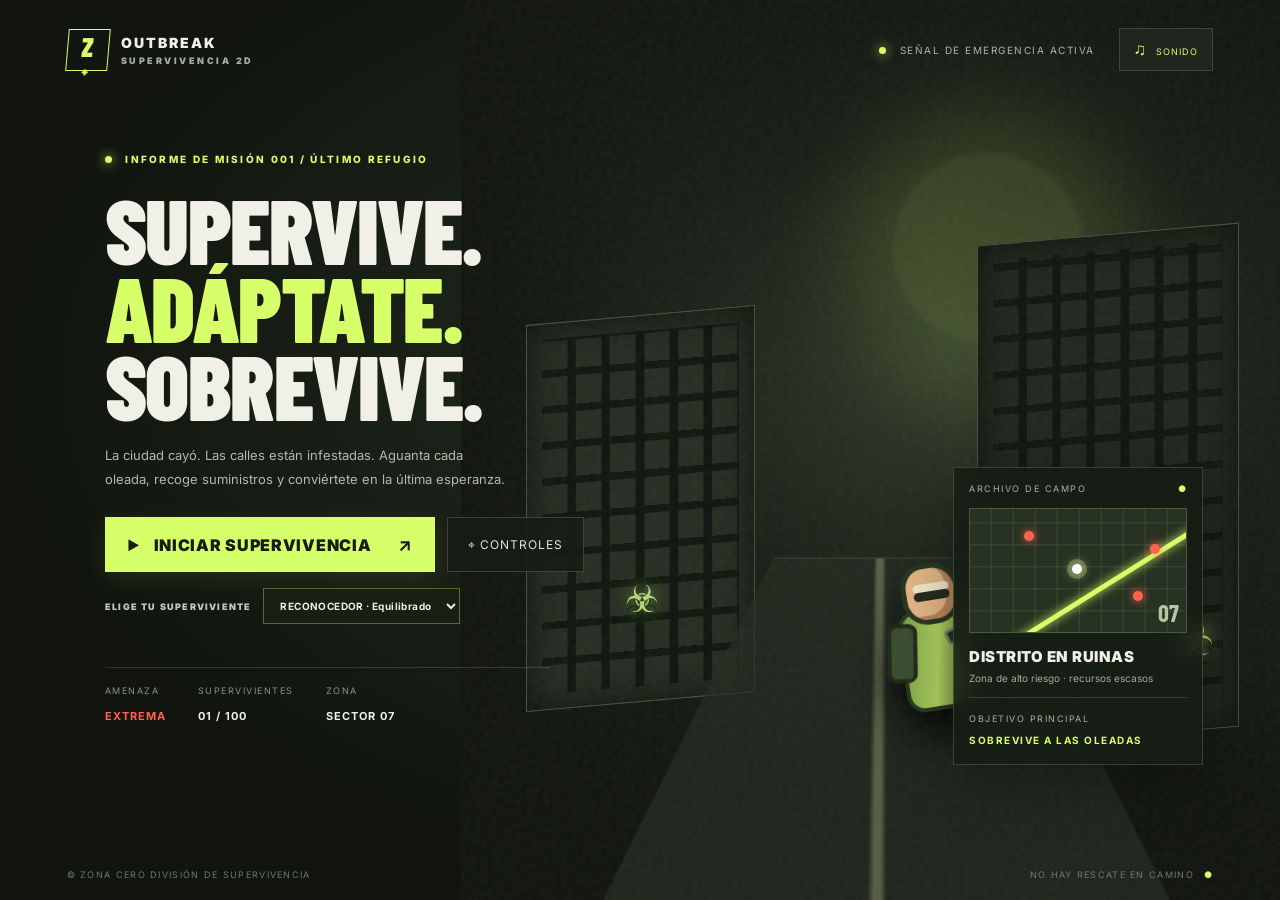
<file: index.html>
<!doctype html>
<html lang="es">
<head>
<meta charset="UTF-8">
<meta name="viewport" content="width=device-width,initial-scale=1,viewport-fit=cover">
<meta name="theme-color" content="#10130f">
<meta name="description" content="Juega gratis a SUPERVIVENCIA ZOMBIE 2D: sobrevive a oleadas de infectados, mejora a tu personaje, recoge suministros y explora una zona en ruinas. Juego de supervivencia 2D para navegador.">
<meta name="robots" content="index,follow,max-image-preview:large">
<link rel="canonical" href="https://germanl7.github.io/supervivencia-zombie-2d/">
<meta property="og:type" content="website">
<meta property="og:title" content="SUPERVIVENCIA ZOMBIE 2D — Zona Cero">
<meta property="og:description" content="Sobrevive a las oleadas, mejora tu personaje y aguanta en la zona cero. Juega gratis en tu navegador.">
<meta property="og:url" content="https://germanl7.github.io/supervivencia-zombie-2d/">
<meta name="twitter:card" content="summary">

<title>SUPERVIVENCIA ZOMBIE — Zona Cero</title>
<link rel="preconnect" href="https://fonts.googleapis.com">
<link href="https://fonts.googleapis.com/css2?family=Barlow+Condensed:wght@500;600;700;800;900&family=Inter:wght@400;500;600;700;800&display=swap" rel="stylesheet">
<link rel="stylesheet" href="style.css">
</head>
<body>
<main id="app">
<section id="menu" class="screen menu-screen">
  <div class="menu-art" aria-hidden="true"><div class="moon"></div><div class="ruin ruin-a"></div><div class="ruin ruin-b"></div><div class="road"></div><div class="art-zombie z1">☣</div><div class="art-zombie z2">☣</div><div class="art-zombie z3">☣</div><div class="art-hero"><span class="hero-pack"></span><span class="hero-head"></span><span class="hero-body"></span><span class="hero-gun"></span></div><div class="art-grain"></div></div>
  <header class="topbar"><a class="brand" href="#" aria-label="Zona Cero"><span class="brand-mark">Z<span>+</span></span><span>OUTBREAK<small>SUPERVIVENCIA 2D</small></span></a><div class="top-status"><span class="live-dot"></span> SEÑAL DE EMERGENCIA ACTIVA</div><button id="soundMenu" class="icon-button" aria-label="Activar o desactivar sonido">♫ <span>SONIDO</span></button></header>
  <div class="menu-content"><div class="eyebrow"><span></span> INFORME DE MISIÓN 001 / ÚLTIMO REFUGIO</div><h1>SUPERVIVE.<br><em>ADÁPTATE.</em><br><span>SOBREVIVE.</span></h1><p class="intro">La ciudad cayó. Las calles están infestadas. Aguanta cada oleada, recoge suministros y conviértete en la última esperanza.</p>
  <div class="menu-actions"><button id="startBtn" class="primary-btn"><span class="play-triangle">▶</span> INICIAR SUPERVIVENCIA <b>↗</b></button><button id="howBtn" class="secondary-btn">⌖ <span>CONTROLES</span></button></div>
  <div class="character-select"><label for="characterChoice">ELIGE TU SUPERVIVIENTE</label><select id="characterChoice"><option value="scout">RECONOCEDOR · Equilibrado</option><option value="tank">TANQUE · Más vida</option><option value="runner">CORREDOR · Más velocidad</option><option value="ranger">VIGILANTE · Más daño</option></select></div>
  <div id="controlsHint" class="controls-hint hidden"><b>WASD / FLECHAS</b> moverte · <b>ESPACIO</b> pausa · <b>RATÓN</b> apuntar no hace falta: disparas automático.</div>
  <div class="mission-stats"><div><small>AMENAZA</small><b class="danger">EXTREMA</b></div><div><small>SUPERVIVIENTES</small><b>01 / 100</b></div><div><small>ZONA</small><b>SECTOR 07</b></div></div></div>
  <aside class="mission-card"><div class="card-head"><span>ARCHIVO DE CAMPO</span><span class="file-dot">●</span></div><div class="mini-map"><div class="map-grid"></div><span class="map-route"></span><i class="map-player"></i><i class="map-threat t1"></i><i class="map-threat t2"></i><i class="map-threat t3"></i><b>07</b></div><div class="card-title">DISTRITO EN RUINAS</div><p>Zona de alto riesgo · recursos escasos</p><div class="card-rule"></div><div class="card-bottom"><span>OBJETIVO PRINCIPAL</span><b>SOBREVIVE A LAS OLEADAS</b></div></aside>
  <footer class="menu-footer"><span>© ZONA CERO DIVISIÓN DE SUPERVIVENCIA</span><span>NO HAY RESCATE EN CAMINO <b>●</b></span></footer>
</section>
<section id="game" class="screen game-screen hidden">
  <canvas id="arena" aria-label="Campo de juego de supervivencia"></canvas>
  <div class="game-top"><button id="menuBtn" class="small-ui">← <span>MENÚ</span></button><div class="wave-badge"><small>OLEADA</small><strong id="wave">01</strong><span id="waveLabel">INFESTACIÓN</span></div><div class="run-stats"><span>☠ <b id="kills">0</b></span><span>◈ <b id="coins">0</b></span><span>✦ <b id="level">1</b></span></div><button id="shopBtn" class="small-ui">🪙 <span>TIENDA</span></button><button id="pauseBtn" class="small-ui pause-ui">Ⅱ <span>PAUSA</span></button></div>
  <div class="game-bottom"><div class="health-block"><div class="hud-label"><span>INTEGRIDAD</span><b id="healthText">100 / 100</b></div><div class="bar"><i id="healthBar"></i></div></div><div class="xp-block"><div class="hud-label"><span>EXPERIENCIA</span><b id="xpText">0 / 5</b></div><div class="bar xp-bar"><i id="xpBar"></i></div></div><div class="weapon-tag"><span class="weapon-icon">✹</span><div><small>ARMA EQUIPADA</small><b id="weaponName">BLÁSTER IMPROVISADO</b></div><span class="auto-tag">AUTO</span></div></div>
  <div id="toast" class="toast hidden"></div><div id="pauseOverlay" class="overlay hidden"><div class="overlay-panel"><div class="eyebrow">PAUSA DE CAMPO</div><h2>RESPIRA.<br><em>RECARGA.</em></h2><p>Los infectados esperan. Tú decides cuándo volver.</p><button id="resumeBtn" class="primary-btn">▶ CONTINUAR</button><button id="pauseMenuBtn" class="secondary-btn">VOLVER AL MENÚ</button></div></div>
  <div id="shopOverlay" class="overlay hidden"><div class="upgrade-panel shop-panel"><div class="eyebrow">COMERCIO DE CAMPO</div><h2>TIENDA DE <em>SUMINISTROS</em></h2><p>Gasta las monedas que recuperaste para fortalecer al superviviente.</p><div class="shop-balance">MONEDAS DISPONIBLES: <b id="shopCoins">0</b></div><div class="shop-grid"><button class="shop-item" data-buy="heal"><b>♥ BOTIQUÍN</b><span>Recupera 40 de vida</span><strong>8 🪙</strong></button><button class="shop-item" data-buy="damage"><b>✹ MUNICIÓN PESADA</b><span>Daño +25%</span><strong>12 🪙</strong></button><button class="shop-item" data-buy="speed"><b>➤ BOTAS RÁPIDAS</b><span>Velocidad +12%</span><strong>10 🪙</strong></button><button class="shop-item" data-buy="armor"><b>⬡ CHALECO</b><span>Vida máxima +20 y cura</span><strong>15 🪙</strong></button><button class="shop-item" data-buy="rapid"><b>⚡ GATILLO RÁPIDO</b><span>Dispara más seguido</span><strong>14 🪙</strong></button></div><button id="closeShopBtn" class="primary-btn shop-close">VOLVER A LA PARTIDA</button></div></div>
  <div id="upgradeOverlay" class="overlay hidden"><div class="upgrade-panel"><div class="eyebrow">SUMINISTROS RECUPERADOS</div><h2>ELIGE UNA <em>MEJORA</em></h2><p>Tu supervivencia depende de esta decisión.</p><div id="upgradeCards" class="upgrade-cards"></div></div></div>
  <div id="gameOverOverlay" class="overlay hidden"><div class="overlay-panel"><div class="eyebrow">SEÑAL PERDIDA</div><h2>FIN DE LA<br><em>PARTIDA.</em></h2><p id="finalStats">Resististe hasta el final.</p><button id="retryBtn" class="primary-btn">↻ VOLVER A INTENTAR</button><button id="overMenuBtn" class="secondary-btn">VOLVER AL MENÚ</button></div></div>
  <div class="ability-bar" aria-label="Habilidades especiales"><button id="dashAbility" class="ability-btn"><b>⚡</b><span>IMPULSO</span><small id="dashCooldown">Q · LISTO</small></button><button id="pulseAbility" class="ability-btn"><b>✦</b><span>ONDA DE PULSO</span><small id="pulseCooldown">E · LISTO</small></button><button id="shieldAbility" class="ability-btn"><b>⬡</b><span>ESCUDO</span><small id="shieldCooldown">R · LISTO</small></button></div>
  <div class="mobile-controls" aria-label="Controles táctiles"><div class="dpad"><button data-move="up">▲</button><div><button data-move="left">◀</button><button data-move="down">▼</button><button data-move="right">▶</button></div></div><div class="mobile-ability-controls"><button data-ability="dash">⚡</button><button data-ability="pulse">✦</button><button data-ability="shield">⬡</button><small>HABILIDADES</small></div><div class="mobile-note">DISPARO AUTOMÁTICO</div></div>
</section>
</main><script src="script.js"></script>
</body></html>
</file>
<file: style.css>
:root{--ink:#11140f;--panel:#1b211a;--lime:#d7ff69;--cream:#f1f0e7;--muted:#a0a79a;--red:#ff624f;--line:rgba(242,244,224,.15)}*{box-sizing:border-box}html,body{margin:0;width:100%;height:100%;background:var(--ink);color:var(--cream);font-family:Inter,Arial,sans-serif}body{overflow:hidden}button{font:inherit;cursor:pointer;color:inherit}button:focus-visible{outline:2px solid var(--lime);outline-offset:4px}.hidden{display:none!important}.screen{position:relative;width:100%;height:100dvh;min-height:560px;overflow:hidden}.menu-screen{background:radial-gradient(ellipse at 72% 42%,#333d2b 0%,#1c2419 30%,#11140f 72%)}.menu-art{position:absolute;inset:0 0 0 36%;overflow:hidden;pointer-events:none;background:linear-gradient(90deg,#11140f 0%,rgba(17,20,15,.5) 22%,rgba(17,20,15,.05) 60%,rgba(17,20,15,.38) 100%),linear-gradient(0deg,#11140f 0%,transparent 25%,transparent 76%,rgba(17,20,15,.45) 100%),repeating-linear-gradient(0deg,transparent 0 59px,rgba(225,245,188,.025) 60px),repeating-linear-gradient(90deg,transparent 0 59px,rgba(225,245,188,.025) 60px)}.moon{position:absolute;top:17%;right:24%;width:190px;height:190px;border-radius:50%;background:#d7ff69;opacity:.14;filter:blur(2px);box-shadow:0 0 90px 45px #b8e75c}.ruin{position:absolute;bottom:22%;background:#252e22;border:1px solid #46513a;box-shadow:inset 0 0 35px #0b100a;transform:skewY(-5deg)}.ruin:before{content:"";position:absolute;inset:15px;background:repeating-linear-gradient(90deg,transparent 0 25px,#0f150f 26px 34px),repeating-linear-gradient(0deg,transparent 0 28px,#11170f 29px 36px)}.ruin-a{left:8%;width:28%;height:43%}.ruin-b{right:5%;width:32%;height:56%;bottom:18%;background:#20281e}.road{position:absolute;bottom:-15%;left:18%;width:68%;height:62%;background:linear-gradient(90deg,transparent 0 47%,#727b5b 48% 49%,transparent 50%),#242b20;transform:perspective(400px) rotateX(24deg);border:2px solid #424b34;clip-path:polygon(24% 0,76% 0,100% 100%,0 100%);opacity:.7}.art-zombie{position:absolute;color:#b6d87a;font-size:38px;text-shadow:0 0 18px #a9df5b;filter:drop-shadow(0 9px 0 #090c08);animation:infected 2.5s ease-in-out infinite}.z1{left:20%;bottom:31%}.z2{right:21%;bottom:35%;font-size:28px;animation-delay:-1s}.z3{right:8%;bottom:26%;font-size:46px;animation-delay:-.4s}.art-hero{position:absolute;left:49%;bottom:18%;width:145px;height:205px;filter:drop-shadow(0 25px 20px #050705);transform:rotate(-9deg)}.hero-body{position:absolute;left:36px;top:74px;width:76px;height:103px;background:linear-gradient(100deg,#6d9842,#b3d65e 48%,#405e2b);border:4px solid #24361d;border-radius:22px 22px 18px 18px;box-shadow:inset -12px 0 #365327}.hero-head{position:absolute;z-index:2;left:46px;top:30px;width:58px;height:61px;background:#e4b783;border:5px solid #26341f;border-radius:40% 45% 43% 42%;box-shadow:inset -8px -4px #bb855b}.hero-head:after{content:"";position:absolute;top:23px;left:7px;width:36px;height:9px;background:#20281b;border-radius:6px;box-shadow:0 -8px #f2e8cc}.hero-pack{position:absolute;z-index:3;left:23px;top:86px;width:30px;height:59px;background:#394c2e;border:4px solid #1d2918;border-radius:9px;transform:rotate(8deg)}.hero-gun{position:absolute;z-index:4;left:82px;top:88px;width:85px;height:16px;background:#222820;border:3px solid #77855c;border-radius:4px;transform:rotate(-16deg);box-shadow:22px -1px 15px #d7ff6940}.art-grain{position:absolute;inset:0;opacity:.14;background-image:url("data:image/svg+xml,%3Csvg viewBox='0 0 180 180' xmlns='http://www.w3.org/2000/svg'%3E%3Cfilter id='n'%3E%3CfeTurbulence type='fractalNoise' baseFrequency='.8' numOctaves='3' stitchTiles='stitch'/%3E%3C/filter%3E%3Crect width='100%25' height='100%25' filter='url(%23n)' opacity='.4'/%3E%3C/svg%3E")}.topbar{position:absolute;z-index:5;left:5.2%;right:5.2%;top:28px;display:flex;align-items:center;gap:24px}.brand{display:flex;align-items:center;gap:12px;color:var(--cream);text-decoration:none;font-size:14px;font-weight:900;letter-spacing:2px}.brand-mark{width:42px;height:42px;display:grid;place-items:center;border:1px solid #d7ff69;color:var(--lime);font-family:"Barlow Condensed",sans-serif;font-size:27px;transform:skew(-5deg)}.brand-mark span{font-size:15px}.brand small{display:block;font-size:9px;letter-spacing:2.5px;color:#a5ae99;margin-top:4px}.top-status{margin-left:auto;color:#aeb5a6;font-size:10px;letter-spacing:1.5px}.live-dot,.eyebrow span{display:inline-block;width:7px;height:7px;background:var(--lime);border-radius:50%;margin-right:9px;box-shadow:0 0 12px var(--lime)}.icon-button{background:#20261d;border:1px solid var(--line);padding:10px 14px;color:var(--lime);font-size:17px}.icon-button span{font-size:9px;letter-spacing:1px;margin-left:5px}.menu-content{position:absolute;z-index:3;left:8.2%;top:17%;width:min(520px,47%)}.eyebrow{color:var(--lime);font-size:10px;font-weight:800;letter-spacing:2.3px}.menu-content h1,.overlay h2{font-family:"Barlow Condensed",Impact,sans-serif;font-weight:900;letter-spacing:-1.5px;line-height:.86;font-size:clamp(54px,7.1vw,104px);margin:25px 0 20px}.menu-content h1 em,.overlay h2 em{font-style:normal;color:var(--lime)}.menu-content h1 span{color:#f1f0e7}.intro{max-width:400px;color:#b3b9ac;font-size:13px;line-height:1.8;margin:0 0 26px}.menu-actions{display:flex;gap:12px;flex-wrap:wrap}.primary-btn{background:var(--lime);border:0;color:#171d12;font-weight:900;letter-spacing:.7px;padding:17px 22px;display:flex;align-items:center;gap:13px;justify-content:center;transition:transform .18s,filter .18s;box-shadow:0 6px 25px #c7f7611b}.primary-btn:hover{transform:translateY(-2px);filter:brightness(1.08)}.primary-btn b{margin-left:14px;font-size:18px}.play-triangle{font-size:13px}.secondary-btn{background:#171d15d9;border:1px solid #78826b66;padding:15px 20px;color:#dfe4d7;font-size:12px;letter-spacing:1px}.controls-hint{margin-top:14px;padding:12px 15px;background:#252e20;border-left:2px solid var(--lime);font-size:10px;color:#bbc5b0;line-height:1.8;max-width:410px}.controls-hint b{color:var(--lime)}.mission-stats{display:flex;gap:32px;margin-top:43px;padding-top:17px;border-top:1px solid var(--line);max-width:445px}.mission-stats small{display:block;color:#899183;font-size:9px;letter-spacing:1.5px;margin-bottom:8px}.mission-stats b{font-size:11px;letter-spacing:1px}.mission-stats .danger{color:var(--red)}.mission-card{position:absolute;z-index:3;right:6%;bottom:15%;width:250px;background:#161d14d9;border:1px solid #b7ca9b38;padding:15px;backdrop-filter:blur(12px);box-shadow:0 15px 55px #0005}.card-head,.card-bottom{display:flex;align-items:center;justify-content:space-between;font-size:9px;letter-spacing:1.5px;color:#aab39f}.file-dot{color:var(--lime)}.mini-map{height:125px;margin:14px 0;background:#273222;position:relative;overflow:hidden;border:1px solid #4a5b3d}.map-grid{position:absolute;inset:0;background:repeating-linear-gradient(0deg,transparent 0 20px,#71835d33 21px 22px),repeating-linear-gradient(90deg,transparent 0 20px,#71835d33 21px 22px)}.map-route{position:absolute;width:160%;height:5px;top:60px;left:-15px;background:var(--lime);transform:rotate(-32deg);box-shadow:0 0 10px #d7ff69}.map-player,.map-threat{position:absolute;width:10px;height:10px;border-radius:50%;z-index:2}.map-player{top:55px;left:47%;background:white;box-shadow:0 0 0 5px #d7ff6944,0 0 12px white}.map-threat{background:var(--red);box-shadow:0 0 10px var(--red)}.t1{top:22px;left:25%}.t2{top:82px;right:20%}.t3{top:35px;right:12%}.mini-map>b{position:absolute;right:7px;bottom:5px;color:#b6c4a4;font-size:24px;font-family:"Barlow Condensed",sans-serif}.card-title{font-weight:900;font-size:15px;letter-spacing:.5px}.mission-card p{font-size:10px;color:#a4ad99;margin:6px 0 13px}.card-rule{height:1px;background:var(--line);margin-bottom:13px}.card-bottom{display:block;line-height:1.8}.card-bottom b{display:block;color:var(--lime);font-size:10px;margin-top:4px}.menu-footer{position:absolute;z-index:3;left:5.2%;right:5.2%;bottom:20px;display:flex;justify-content:space-between;color:#70796a;font-size:9px;letter-spacing:1.3px}.menu-footer b{color:var(--lime);margin-left:6px}#game{background:#51524d}.game-screen{background:#51524d}#arena{position:absolute;inset:0;width:100%;height:100%;display:block}.game-top{position:absolute;top:0;left:0;right:0;padding:18px 24px;display:flex;align-items:center;justify-content:space-between;background:linear-gradient(#0b100be8,transparent);pointer-events:none}.game-top>*{pointer-events:auto}.small-ui{background:#192117e8;border:1px solid #dfe8ce36;padding:10px 13px;color:var(--lime);font-weight:800;font-size:15px}.small-ui span{font-size:10px;letter-spacing:1px;color:#e4e8dc;margin-left:7px}.wave-badge{text-align:center;background:#141b12d9;border:1px solid #d7ff6955;padding:7px 20px;display:grid;grid-template-columns:auto auto;column-gap:10px;align-items:center}.wave-badge small{font-size:9px;letter-spacing:1.5px;color:#b0ba9e;grid-column:1}.wave-badge strong{font-family:"Barlow Condensed",sans-serif;color:var(--lime);font-size:29px;grid-row:2;grid-column:1}.wave-badge>span{font-size:9px;color:#e6e9de;letter-spacing:1px;grid-row:2;grid-column:2}.run-stats{display:flex;gap:18px;font-weight:800}.run-stats span{background:#172016dc;border:1px solid #dfe8ce26;padding:10px 13px;color:var(--lime)}.run-stats b{color:white;margin-left:5px}.game-bottom{position:absolute;bottom:0;left:0;right:0;padding:30px 28px 20px;display:flex;align-items:end;gap:24px;background:linear-gradient(transparent,#0b100bf0)}.health-block,.xp-block{width:min(220px,24vw)}.hud-label{display:flex;justify-content:space-between;font-size:9px;letter-spacing:1.2px;margin-bottom:8px;color:#d2d9c8}.hud-label b{color:white;font-size:10px}.bar{height:8px;background:#444c3b;border:1px solid #dce6c61a;overflow:hidden}.bar i{display:block;height:100%;width:100%;background:linear-gradient(90deg,#8cc63d,var(--lime));transition:width .15s}.xp-bar i{background:linear-gradient(90deg,#67caff,#b0eaff)}.weapon-tag{margin-left:auto;display:flex;align-items:center;gap:10px;background:#171f15e8;border:1px solid #dfe8ce38;padding:11px 14px}.weapon-icon{font-size:23px;color:var(--lime)}.weapon-tag small{display:block;color:#9da993;font-size:8px;letter-spacing:1.3px;margin-bottom:5px}.weapon-tag b{font-size:10px;letter-spacing:.6px}.auto-tag{font-size:8px;color:var(--lime);border:1px solid #d7ff6955;padding:5px}.overlay{position:absolute;inset:0;z-index:10;background:#080c08bd;backdrop-filter:blur(8px);display:grid;place-items:center;padding:20px}.overlay-panel,.upgrade-panel{width:min(470px,95vw);background:#171f15;border:1px solid #b6d18d55;padding:34px;box-shadow:0 25px 100px #0009}.overlay h2{font-size:65px;margin:17px 0}.overlay-panel p,.upgrade-panel>p{color:#b4bdab;font-size:13px;line-height:1.7;margin:0 0 23px}.overlay-panel .primary-btn,.overlay-panel .secondary-btn{width:100%;margin-top:10px}.upgrade-panel{width:min(760px,95vw)}.upgrade-panel h2{font-family:"Barlow Condensed",sans-serif;font-size:52px;margin:14px 0}.upgrade-cards{display:grid;grid-template-columns:repeat(3,1fr);gap:12px;margin-top:20px}.upgrade-card{background:#202a1c;border:1px solid #d7ff6938;padding:18px 14px;text-align:left;min-height:165px;transition:.2s}.upgrade-card:hover{border-color:var(--lime);transform:translateY(-3px);background:#293622}.upgrade-icon{font-size:26px;color:var(--lime)}.upgrade-card h3{font-size:14px;margin:13px 0 8px}.upgrade-card p{font-size:11px;line-height:1.5;color:#b6c0aa;margin:0}.toast{position:absolute;top:100px;left:50%;transform:translateX(-50%);background:#d7ff69;color:#11170e;padding:11px 18px;font-size:11px;font-weight:900;letter-spacing:1px;z-index:5}.mobile-controls{display:none;position:absolute;bottom:105px;left:20px;right:20px;justify-content:space-between;align-items:end;pointer-events:none}.dpad{pointer-events:auto}.dpad button{width:43px;height:43px;border:1px solid #d7ff6970;background:#172016d9;color:var(--lime);font-size:18px;border-radius:8px;touch-action:none}.dpad>button{display:block;margin:0 auto 4px}.dpad>div{display:flex;gap:4px}.mobile-note{font-size:9px;color:#d7ff69;letter-spacing:1px;padding:10px;background:#172016b0}.screen-shake{animation:shake .15s linear}@keyframes infected{50%{transform:translateY(-7px) rotate(5deg)}}@keyframes shake{25%{transform:translateX(-3px)}75%{transform:translateX(3px)}}@media(max-width:950px){.menu-content{left:6%;width:55%;top:19%}.menu-content h1{font-size:clamp(54px,8vw,78px)}.mission-card{right:4%;bottom:10%;width:215px}.mission-stats{gap:18px}.menu-art{left:25%}.art-hero{left:46%;transform:scale(.8) rotate(-9deg);transform-origin:bottom center}}@media(max-width:650px){.screen{min-height:520px}.topbar{top:16px;left:18px;right:18px;gap:10px}.brand{font-size:11px;gap:8px}.brand-mark{width:34px;height:34px;font-size:22px}.brand small{font-size:7px}.top-status{display:none}.icon-button{margin-left:auto;padding:8px}.menu-art{inset:20% 0 0 0;opacity:.7}.moon{top:10%;right:20%;width:130px;height:130px}.art-hero{left:40%;bottom:20%;transform:scale(.68) rotate(-9deg)}.menu-content{left:22px;top:15%;width:calc(100% - 44px)}.menu-content h1{font-size:clamp(52px,14vw,78px);margin:18px 0 13px}.intro{font-size:12px;max-width:340px;line-height:1.6;margin-bottom:18px}.eyebrow{font-size:8px;letter-spacing:1.5px}.primary-btn{padding:14px 15px;font-size:11px}.secondary-btn{padding:13px 14px}.mission-stats{margin-top:20px;gap:20px;padding-top:13px}.mission-stats small{font-size:7px}.mission-stats b{font-size:9px}.mission-card{display:none}.menu-footer{left:18px;right:18px;bottom:12px;font-size:7px;letter-spacing:.5px}.menu-footer span:last-child{display:none}.game-top{padding:12px 10px}.small-ui{padding:9px;font-size:13px}.small-ui span{display:none}.wave-badge{padding:4px 9px}.wave-badge>span{font-size:7px}.run-stats{gap:4px}.run-stats span{padding:8px 7px;font-size:11px}.game-bottom{padding:18px 12px 14px;gap:9px;flex-wrap:wrap}.health-block,.xp-block{width:calc(50% - 5px)}.weapon-tag{margin:0;width:100%;padding:7px 10px}.weapon-tag b{font-size:9px}.mobile-controls{display:flex}.upgrade-panel{padding:20px 14px}.upgrade-panel h2{font-size:38px}.upgrade-cards{gap:6px}.upgrade-card{padding:12px 8px;min-height:150px}.upgrade-card h3{font-size:11px}.upgrade-card p{font-size:9px}.upgrade-icon{font-size:22px}.overlay-panel{padding:24px}.overlay h2{font-size:56px}}@media(max-height:650px) and (min-width:651px){.menu-content{top:16%}.menu-content h1{font-size:60px;margin:14px 0}.intro{margin-bottom:14px}.mission-stats{margin-top:22px}.mission-card{bottom:8%}.topbar{top:15px}.menu-footer{bottom:10px}}
/* Mejoras: selección de superviviente, edificios y tienda */
.character-select{position:relative;z-index:4;display:flex;align-items:center;gap:12px;margin-top:16px;flex-wrap:wrap}.character-select label{font-size:9px;font-weight:900;letter-spacing:1.2px;color:#c2cbb6}.character-select select{max-width:100%;background:#182016;border:1px solid #d7ff6955;color:#eaf0df;padding:10px 12px;font:700 10px Inter,sans-serif;letter-spacing:.4px;outline:none}.shop-panel h2{font-size:46px}.shop-balance{padding:12px;background:#10160f;border:1px solid #d7ff6940;color:#c8d2bd;font-size:11px;letter-spacing:1px;margin:16px 0}.shop-balance b{color:var(--lime);font-size:17px;margin-left:8px}.shop-grid{display:grid;grid-template-columns:repeat(2,minmax(0,1fr));gap:10px}.shop-item{display:flex;flex-direction:column;gap:7px;align-items:flex-start;text-align:left;background:#222d1f;border:1px solid #d7ff6938;padding:14px;color:#f1f0e7;min-height:100px}.shop-item:hover{border-color:var(--lime);background:#2c3a25}.shop-item b{font-size:11px}.shop-item span{font-size:10px;color:#aebaa3}.shop-item strong{color:var(--lime);font-size:12px;margin-top:auto}.shop-close{width:100%;margin-top:14px}@media(max-width:650px){.character-select{margin-top:12px;gap:7px}.character-select label{font-size:8px}.character-select select{width:100%;padding:9px;font-size:9px}.shop-panel h2{font-size:34px}.shop-grid{gap:7px}.shop-item{padding:10px;min-height:94px}.shop-item b{font-size:9px}.shop-item span{font-size:9px}.shop-balance{font-size:9px}.game-top{gap:5px}.game-top .small-ui{padding:8px 7px}}

/* Habilidades especiales con enfriamiento */
.ability-bar{position:absolute;z-index:4;right:18px;top:150px;display:flex;flex-direction:column;gap:8px;width:112px}.ability-btn{display:flex;flex-direction:column;align-items:center;gap:4px;padding:9px 6px;background:#151c13e8;border:1px solid #d7ff6970;color:#f3f5eb;box-shadow:0 5px 20px #0005;transition:background .2s,border-color .2s}.ability-btn:hover{border-color:#d7ff69;background:#263522}.ability-btn b{font-size:20px}.ability-btn span{font-size:9px;font-weight:900;letter-spacing:.7px}.ability-btn small{font-size:8px;color:#d7ff69}.ability-btn.cooling{opacity:.58;border-color:#8b9281}.ability-btn.cooling small{color:#c0c4b8}.mobile-ability-controls{display:none;pointer-events:auto;gap:5px;align-items:center;flex-wrap:wrap;justify-content:flex-end;max-width:130px}.mobile-ability-controls button{width:39px;height:39px;background:#172016e8;border:1px solid #d7ff6970;border-radius:8px;color:#d7ff69;font-size:17px;touch-action:manipulation}.mobile-ability-controls small{width:100%;text-align:right;font-size:7px;letter-spacing:.7px;color:#d7ff69}@media(max-width:650px){.ability-bar{top:auto;bottom:195px;right:12px;width:auto;flex-direction:row;gap:5px}.ability-btn{width:64px;padding:7px 3px;gap:3px}.ability-btn b{font-size:17px}.ability-btn span{font-size:7px}.ability-btn small{font-size:7px}.mobile-controls{bottom:95px;align-items:flex-end}.mobile-ability-controls{display:flex}.mobile-note{display:none}}


/* Ajuste solicitado: habilidades más abajo y menos invasivas para dejar visible el mapa */
.ability-bar{top:auto;bottom:132px;right:16px;width:96px;gap:6px;opacity:.88}
.ability-btn{padding:7px 4px;background:rgba(18,25,16,.72);box-shadow:0 3px 12px #0003;backdrop-filter:blur(2px)}
.ability-btn b{font-size:17px}
.ability-btn span{font-size:8px}
.ability-btn small{font-size:7px}
@media(max-width:650px){.ability-bar{top:auto;bottom:170px;right:10px;width:auto;gap:4px}.ability-btn{width:58px;padding:6px 2px;background:rgba(18,25,16,.72)}.ability-btn b{font-size:15px}.ability-btn span,.ability-btn small{font-size:6px}}
</file>
